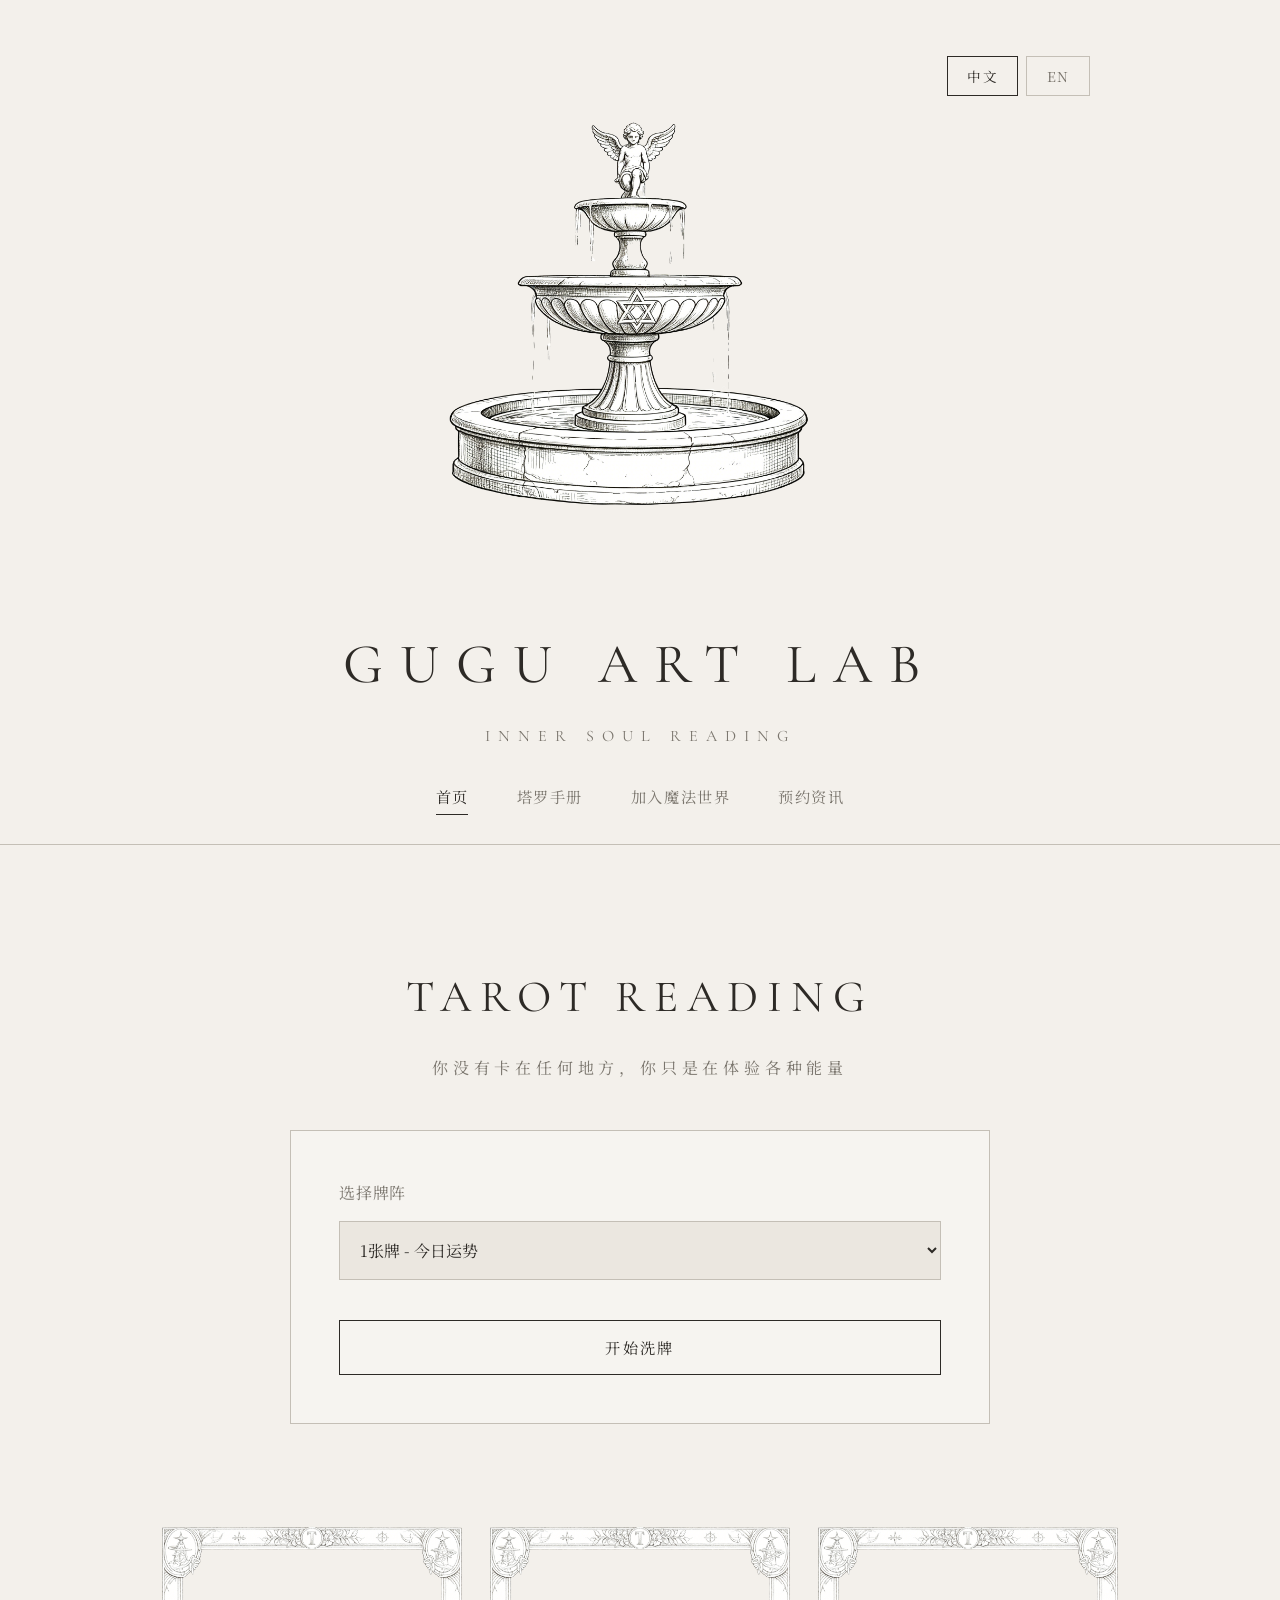
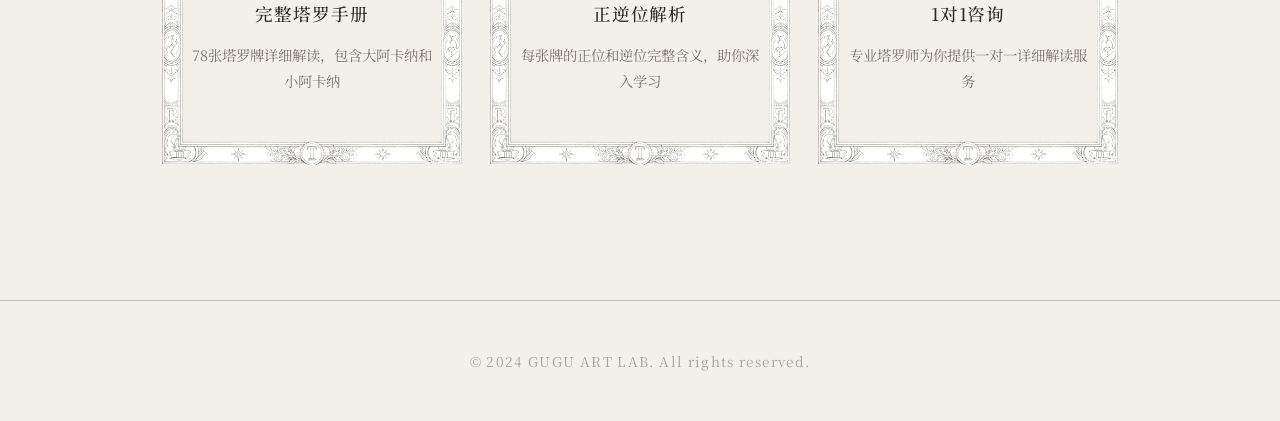
<file: index.html>
<!DOCTYPE html>
<html lang="zh-CN">
<head>
    <meta charset="UTF-8">
    <meta name="viewport" content="width=device-width, initial-scale=1.0">
    <title>GUGU ART LAB</title>
    <link rel="stylesheet" href="tarot/styles.css">
    <link href="https://fonts.googleapis.com/css2?family=Cormorant+Garamond:wght@300;400;500;600&family=Noto+Serif+SC:wght@300;400;500;600&display=swap" rel="stylesheet">
</head>
<body>
    <div id="app">
        <header>
            <nav>
                <div class="fountain-art" aria-hidden="true">
                    <img src="tarot/images/豆包.png" alt="">
                </div>
                <div class="logo">GUGU ART LAB</div>
                <div class="subtitle">Inner soul reading</div>
                <div class="lang-toggle" id="lang-toggle">
                    <button type="button" class="lang-btn" data-lang="zh">中文</button>
                    <button type="button" class="lang-btn" data-lang="en">EN</button>
                </div>
                <ul class="nav-links">
                    <li><a href="#" id="nav-home" onclick="showPage(event, 'home')" class="active">首页</a></li>
                    <li><a href="#" id="nav-manual" onclick="showPage(event, 'manual')">塔罗手册</a></li>
                    <li><a href="#" id="nav-course" onclick="showPage(event, 'course')">加入魔法世界</a></li>
                    <li><a href="#" id="nav-booking" onclick="showPage(event, 'booking')">预约资讯</a></li>
                </ul>
            </nav>
        </header>

        <main>
            <section id="page-home" class="page active">
                <div class="hero">
                    <div class="hero-content">
                        <h1>TAROT READING</h1>
                        <p class="hero-subtitle" id="home-subtitle">你没有卡在任何地方，你只是在体验各种能量</p>
                        <div class="reading-form" id="reading-form">
                            <div class="form-group">
                                <label for="spread-type" id="spread-label">Select Spread</label>
                                <select id="spread-type" required>
                                    <option value="daily">1 Card - Daily Guidance</option>
                                    <option value="choice">2 Cards - Choice Spread</option>
                                    <option value="timeline">3 Cards - Timeline Spread</option>
                                </select>
                            </div>

                            <div class="form-group" id="choice-inputs" style="display:none;">
                                <label for="choice-a" id="choices-label">Two Options</label>
                                <div class="choice-grid">
                                    <input type="text" id="choice-a" placeholder="Option A (e.g., Job A)">
                                    <input type="text" id="choice-b" placeholder="Option B (e.g., Job B)">
                                </div>
                            </div>

                            <div class="form-group" id="question-group">
                                <label for="reading-question" id="question-label">Your Question</label>
                                <textarea id="reading-question" rows="3" placeholder="e.g., How will this situation develop?"></textarea>
                            </div>

                            <button type="button" id="start-reading" class="btn-submit">Shuffle & Draw</button>
                        </div>

                        <div id="reading-result" class="reading-result" style="display:none;">
                            <div class="cards-grid reading-cards" id="reading-cards"></div>
                            <div class="reading-analysis" id="reading-analysis"></div>
                        </div>
                    </div>
                </div>
                
                <div class="features">
                    <div class="feature-card framed">
                        <h3 id="feature-1-title">完整塔罗手册</h3>
                        <p id="feature-1-desc">78张塔罗牌详细解读，包含大阿卡纳和小阿卡纳</p>
                    </div>
                    <div class="feature-card framed">
                        <h3 id="feature-2-title">正逆位解析</h3>
                        <p id="feature-2-desc">每张牌的正位和逆位完整含义，助你深入学习</p>
                    </div>
                    <div class="feature-card framed">
                        <h3 id="feature-3-title">1对1咨询</h3>
                        <p id="feature-3-desc">专业塔罗师为你提供一对一详细解读服务</p>
                    </div>
                </div>
            </section>

            <section id="page-manual" class="page">
                <div class="manual-header">
                    <h2 id="manual-title">TAROT MANUAL</h2>
                    <div class="manual-tabs">
                        <button onclick="showArcana('major')" class="tab-btn active" id="tab-major">大阿卡纳 (22张)</button>
                        <button onclick="showArcana('minor')" class="tab-btn" id="tab-minor">小阿卡纳 (56张)</button>
                        <button onclick="showArcana('spreads')" class="tab-btn" id="tab-spreads">入门牌阵</button>
                    </div>
                </div>
                
                <div id="arcana-major" class="arcana-container active">
                    <div class="cards-grid" id="major-cards"></div>
                </div>
                
                <div id="arcana-minor" class="arcana-container">
                    <div class="suits-nav">
                        <button onclick="showSuit('wands')" class="suit-btn" id="suit-wands">权杖</button>
                        <button onclick="showSuit('cups')" class="suit-btn" id="suit-cups">圣杯</button>
                        <button onclick="showSuit('swords')" class="suit-btn" id="suit-swords">宝剑</button>
                        <button onclick="showSuit('pentacles')" class="suit-btn" id="suit-pentacles">星币</button>
                    </div>
                    <p class="suit-desc" id="suit-desc"></p>
                    <div class="cards-grid" id="minor-cards"></div>
                </div>

                <div id="arcana-spreads" class="arcana-container">
                    <div class="spreads-grid" id="spreads-list"></div>
                </div>
            </section>

            <section id="page-course" class="page">
                <div class="booking-container course-container">
                    <h2 id="course-title">加入魔法世界</h2>

                    <div class="course-grid">
                        <div class="booking-form course-panel">
                            <h3 id="course-videos-title">塔罗入门影片</h3>
                            <p class="booking-desc course-desc" id="course-desc">请输入 code 进入课程页面</p>
                            <div class="form-group">
                                <label for="course-code" id="course-code-label">Course Code</label>
                                <input type="password" id="course-code" placeholder="">
                            </div>
                            <button type="button" class="btn-submit" id="course-enter">Enter</button>
                            <div class="course-placeholder" id="course-placeholder" style="display:none;"></div>
                        </div>

                        <div class="booking-form course-panel">
                            <h3 id="course-1on1-title">1对1专属</h3>
                            <p id="course-1on1-desc">预约后请按时加入线上视频。</p>
                            <a class="btn-secondary extra-btn" id="course-1on1-link" href="https://meet.google.com/new" target="_blank" rel="noopener">视讯链接</a>
                        </div>
                    </div>
                </div>
            </section>

            <section id="page-booking" class="page">
                <div class="booking-container">
                    <h2 id="booking-title">BOOKING</h2>
                    <p class="booking-desc" id="booking-desc">填写以下表单，我们将尽快与您联系</p>
                    
                    <form class="booking-form" onsubmit="handleBooking(event)">
                        <div class="form-group">
                            <label for="name" id="label-name">姓名</label>
                            <input type="text" id="name" required placeholder="">
                        </div>
                        
                        <div class="form-group">
                            <label for="phone" id="label-phone">联系电话</label>
                            <input type="tel" id="phone" required placeholder="">
                        </div>
                        
                        <div class="form-group">
                            <label for="email" id="label-email">电子邮箱</label>
                            <input type="email" id="email" required placeholder="">
                        </div>
                        
                        <div class="form-group">
                            <label for="consult-type" id="label-consult-type">咨询类型</label>
                            <select id="consult-type" required>
                                <option value="" id="consult-placeholder">请选择咨询类型</option>
                                <option value="career">个人成长类</option>
                                <option value="love">情感与关系类</option>
                                <option value="finance">财运事业</option>
                                <option value="health">身心健康类</option>
                                <option value="general">流年运势</option>
                            </select>
                        </div>
                        
                        <div class="form-group">
                            <label for="message" id="label-message">备注信息</label>
                            <textarea id="message" rows="4" placeholder=""></textarea>
                        </div>
                        
                        <button type="submit" class="btn-submit" id="booking-submit">提交预约</button>
                    </form>
                    
                    <div class="contact-info">
                        <div class="service-info" id="service-info">
                            <div class="service-top">
                                <h3 id="service-top-title">塔罗 / 占星术</h3>
                                <p id="service-top-desc">选取任何课程即可免费加入付费群</p>
                            </div>

                            <div class="service-item">
                                <h4 id="service-1-title">1 对 1 客制化占卜课程</h4>
                                <p id="service-1-desc">专属 1 对 1・私人定制・按你需求设计占卜方式，赠送适合您的塔罗牌/神谕卡</p>
                                <p id="service-1-fit">适合：想系统学习、希望量身打造学习路径、追求个人化指导的你。</p>
                                <a class="btn-secondary extra-btn" id="service-1-btn" href="https://wa.me/60127710829" target="_blank" rel="noopener">WhatsApp</a>
                            </div>

                            <div class="service-item">
                                <h4 id="service-2-title">塔罗入门影片</h4>
                                <p id="service-2-desc">随时随地学习・零基础友好・轻松入门塔罗</p>
                                <p id="service-2-fit">适合：对塔罗感兴趣、想自学基础、时间弹性的初学者。</p>
                                <a class="btn-secondary extra-btn" id="service-2-btn" href="https://wa.me/60127710829" target="_blank" rel="noopener">WhatsApp</a>
                            </div>

                            <div class="service-item">
                                <h4 id="service-3-title">付费占卜交流群（年度）</h4>
                                <p id="service-3-price">USD 25 / 年</p>
                                <p id="service-3-fit">适合：已有塔罗基础，想要进阶实战、深入解析复杂问题、同频交流、自我提升与修心的伙伴。</p>
                                <p id="service-3-desc">一起研讨案例、练习解牌、互相反馈，共同成长。</p>
                                <a class="btn-secondary extra-btn" id="service-3-btn" href="https://chat.whatsapp.com/JMKlfNT4ZW6BmaYmx2wNza?mode=gi_t" target="_blank" rel="noopener">Link</a>
                            </div>
                            <p class="service-note" id="service-note">想了解更多或报名，请通过 WhatsApp 联络我们。</p>
                        </div>

                        <h3 id="contact-title">联络方式</h3>
                        <div class="contact-item">
                            <span id="contact-phone">电话/WhatsApp：+60127710829</span>
                        </div>
                        <div class="contact-item">
                            <span id="contact-email">邮箱：ycommunitystudio@gmail.com</span>
                        </div>
                        <div class="contact-item">
                            <span id="contact-ig">Instagram：@gugu.artlab</span>
                        </div>
                    </div>
                </div>
            </section>
        </main>

        <footer>
            <p>&copy; 2024 GUGU ART LAB. All rights reserved.</p>
        </footer>
    </div>

    <div id="card-modal" class="modal">
        <div class="modal-content">
            <span class="close-btn" onclick="closeModal()">×</span>
            <div id="modal-body"></div>
        </div>
    </div>

    <script src="tarot/script.js"></script>
</body>
</html>
</file>
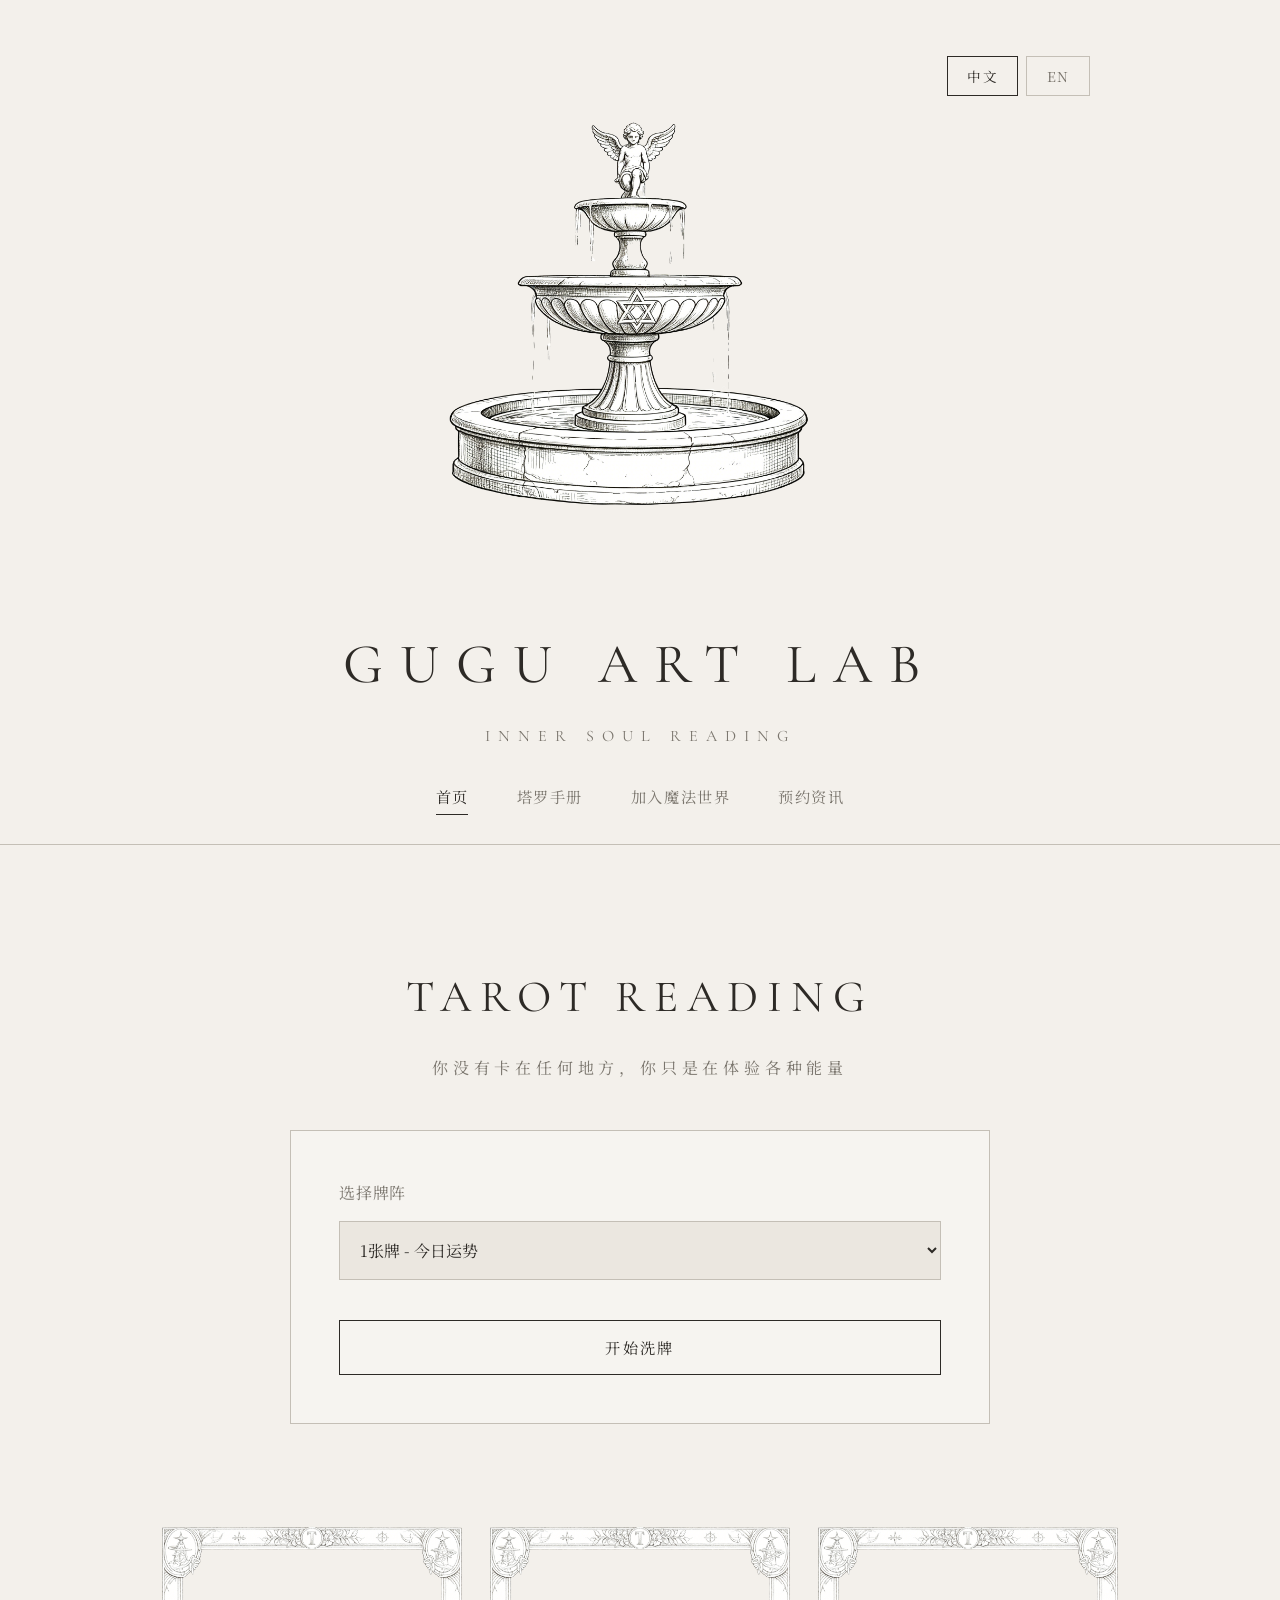
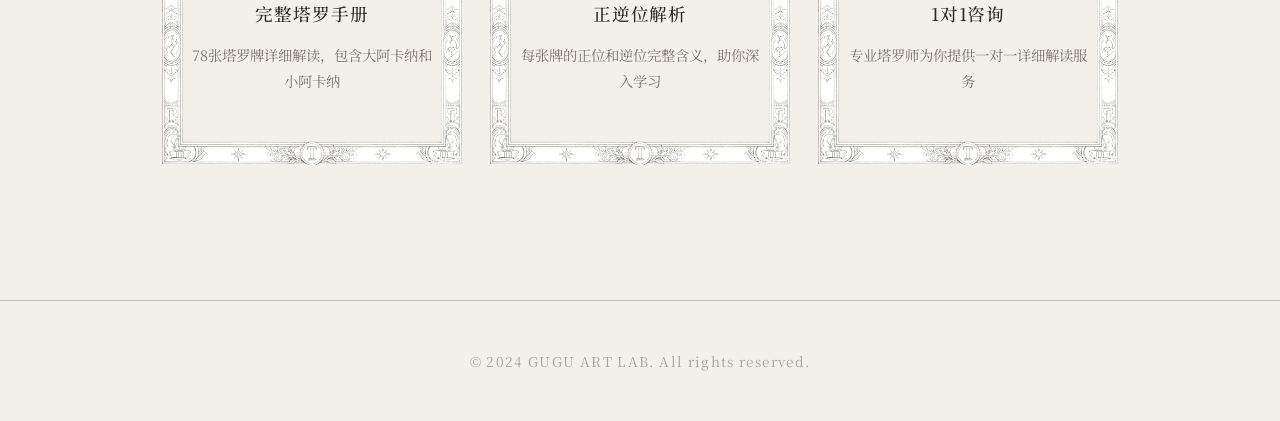
<file: tarot/index.html>
<!DOCTYPE html>
<html lang="zh-CN">
<head>
    <meta charset="UTF-8">
    <meta name="viewport" content="width=device-width, initial-scale=1.0">
    <title>GUGU ART LAB</title>
    <link rel="stylesheet" href="styles.css">
    <link href="https://fonts.googleapis.com/css2?family=Cormorant+Garamond:wght@300;400;500;600&family=Noto+Serif+SC:wght@300;400;500;600&display=swap" rel="stylesheet">
</head>
<body>
    <div id="app">
        <header>
            <nav>
                <div class="fountain-art" aria-hidden="true">
                    <img src="images/豆包.png" alt="">
                </div>
                <div class="logo">GUGU ART LAB</div>
                <div class="subtitle">Inner soul reading</div>
                <div class="lang-toggle" id="lang-toggle">
                    <button type="button" class="lang-btn" data-lang="zh">中文</button>
                    <button type="button" class="lang-btn" data-lang="en">EN</button>
                </div>
                <ul class="nav-links">
                    <li><a href="#" id="nav-home" onclick="showPage(event, 'home')" class="active">首页</a></li>
                    <li><a href="#" id="nav-manual" onclick="showPage(event, 'manual')">塔罗手册</a></li>
                    <li><a href="#" id="nav-course" onclick="showPage(event, 'course')">加入魔法世界</a></li>
                    <li><a href="#" id="nav-booking" onclick="showPage(event, 'booking')">预约资讯</a></li>
                </ul>
            </nav>
        </header>

        <main>
            <section id="page-home" class="page active">
                <div class="hero">
                    <div class="hero-content">
                        <h1>TAROT READING</h1>
                        <p class="hero-subtitle" id="home-subtitle">你没有卡在任何地方，你只是在体验各种能量</p>
                        <div class="reading-form" id="reading-form">
                            <div class="form-group">
                                <label for="spread-type" id="spread-label">Select Spread</label>
                                <select id="spread-type" required>
                                    <option value="daily">1 Card - Daily Guidance</option>
                                    <option value="choice">2 Cards - Choice Spread</option>
                                    <option value="timeline">3 Cards - Timeline Spread</option>
                                </select>
                            </div>

                            <div class="form-group" id="choice-inputs" style="display:none;">
                                <label for="choice-a" id="choices-label">Two Options</label>
                                <div class="choice-grid">
                                    <input type="text" id="choice-a" placeholder="Option A (e.g., Job A)">
                                    <input type="text" id="choice-b" placeholder="Option B (e.g., Job B)">
                                </div>
                            </div>

                            <div class="form-group" id="question-group">
                                <label for="reading-question" id="question-label">Your Question</label>
                                <textarea id="reading-question" rows="3" placeholder="e.g., How will this situation develop?"></textarea>
                            </div>

                            <button type="button" id="start-reading" class="btn-submit">Shuffle & Draw</button>
                        </div>

                        <div id="reading-result" class="reading-result" style="display:none;">
                            <div class="cards-grid reading-cards" id="reading-cards"></div>
                            <div class="reading-analysis" id="reading-analysis"></div>
                        </div>
                    </div>
                </div>
                
                <div class="features">
                    <div class="feature-card framed">
                        <h3 id="feature-1-title">完整塔罗手册</h3>
                        <p id="feature-1-desc">78张塔罗牌详细解读，包含大阿卡纳和小阿卡纳</p>
                    </div>
                    <div class="feature-card framed">
                        <h3 id="feature-2-title">正逆位解析</h3>
                        <p id="feature-2-desc">每张牌的正位和逆位完整含义，助你深入学习</p>
                    </div>
                    <div class="feature-card framed">
                        <h3 id="feature-3-title">1对1咨询</h3>
                        <p id="feature-3-desc">专业塔罗师为你提供一对一详细解读服务</p>
                    </div>
                </div>
            </section>

            <section id="page-manual" class="page">
                <div class="manual-header">
                    <h2 id="manual-title">TAROT MANUAL</h2>
                    <div class="manual-tabs">
                        <button onclick="showArcana('major')" class="tab-btn active" id="tab-major">大阿卡纳 (22张)</button>
                        <button onclick="showArcana('minor')" class="tab-btn" id="tab-minor">小阿卡纳 (56张)</button>
                        <button onclick="showArcana('spreads')" class="tab-btn" id="tab-spreads">入门牌阵</button>
                    </div>
                </div>
                
                <div id="arcana-major" class="arcana-container active">
                    <div class="cards-grid" id="major-cards"></div>
                </div>
                
                <div id="arcana-minor" class="arcana-container">
                    <div class="suits-nav">
                        <button onclick="showSuit('wands')" class="suit-btn" id="suit-wands">权杖</button>
                        <button onclick="showSuit('cups')" class="suit-btn" id="suit-cups">圣杯</button>
                        <button onclick="showSuit('swords')" class="suit-btn" id="suit-swords">宝剑</button>
                        <button onclick="showSuit('pentacles')" class="suit-btn" id="suit-pentacles">星币</button>
                    </div>
                    <p class="suit-desc" id="suit-desc"></p>
                    <div class="cards-grid" id="minor-cards"></div>
                </div>

                <div id="arcana-spreads" class="arcana-container">
                    <div class="spreads-grid" id="spreads-list"></div>
                </div>
            </section>

            <section id="page-course" class="page">
                <div class="booking-container course-container">
                    <h2 id="course-title">加入魔法世界</h2>

                    <div class="course-grid">
                        <div class="booking-form course-panel">
                            <h3 id="course-videos-title">塔罗入门影片</h3>
                            <p class="booking-desc course-desc" id="course-desc">请输入 code 进入课程页面</p>
                            <div class="form-group">
                                <label for="course-code" id="course-code-label">Course Code</label>
                                <input type="password" id="course-code" placeholder="">
                            </div>
                            <button type="button" class="btn-submit" id="course-enter">Enter</button>
                            <div class="course-placeholder" id="course-placeholder" style="display:none;"></div>
                        </div>

                        <div class="booking-form course-panel">
                            <h3 id="course-1on1-title">1对1专属</h3>
                            <p id="course-1on1-desc">预约后请按时加入线上视频。</p>
                            <a class="btn-secondary extra-btn" id="course-1on1-link" href="https://meet.google.com/new" target="_blank" rel="noopener">视讯链接</a>
                        </div>
                    </div>
                </div>
            </section>

            <section id="page-booking" class="page">
                <div class="booking-container">
                    <h2 id="booking-title">BOOKING</h2>
                    <p class="booking-desc" id="booking-desc">填写以下表单，我们将尽快与您联系</p>
                    
                    <form class="booking-form" onsubmit="handleBooking(event)">
                        <div class="form-group">
                            <label for="name" id="label-name">姓名</label>
                            <input type="text" id="name" required placeholder="">
                        </div>
                        
                        <div class="form-group">
                            <label for="phone" id="label-phone">联系电话</label>
                            <input type="tel" id="phone" required placeholder="">
                        </div>
                        
                        <div class="form-group">
                            <label for="email" id="label-email">电子邮箱</label>
                            <input type="email" id="email" required placeholder="">
                        </div>
                        
                        <div class="form-group">
                            <label for="consult-type" id="label-consult-type">咨询类型</label>
                            <select id="consult-type" required>
                                <option value="" id="consult-placeholder">请选择咨询类型</option>
                                <option value="career">个人成长类</option>
                                <option value="love">情感与关系类</option>
                                <option value="finance">财运事业</option>
                                <option value="health">身心健康类</option>
                                <option value="general">流年运势</option>
                            </select>
                        </div>
                        
                        <div class="form-group">
                            <label for="message" id="label-message">备注信息</label>
                            <textarea id="message" rows="4" placeholder=""></textarea>
                        </div>
                        
                        <button type="submit" class="btn-submit" id="booking-submit">提交预约</button>
                    </form>
                    
                    <div class="contact-info">
                        <div class="service-info" id="service-info">
                            <div class="service-top">
                                <h3 id="service-top-title">塔罗 / 占星术</h3>
                                <p id="service-top-desc">选取任何课程即可免费加入付费群</p>
                            </div>

                            <div class="service-item">
                                <h4 id="service-1-title">1 对 1 客制化占卜课程</h4>
                                <p id="service-1-desc">专属 1 对 1・私人定制・按你需求设计占卜方式，赠送适合您的塔罗牌/神谕卡</p>
                                <p id="service-1-fit">适合：想系统学习、希望量身打造学习路径、追求个人化指导的你。</p>
                                <a class="btn-secondary extra-btn" id="service-1-btn" href="https://wa.me/60127710829" target="_blank" rel="noopener">WhatsApp</a>
                            </div>

                            <div class="service-item">
                                <h4 id="service-2-title">塔罗入门影片</h4>
                                <p id="service-2-desc">随时随地学习・零基础友好・轻松入门塔罗</p>
                                <p id="service-2-fit">适合：对塔罗感兴趣、想自学基础、时间弹性的初学者。</p>
                                <a class="btn-secondary extra-btn" id="service-2-btn" href="https://wa.me/60127710829" target="_blank" rel="noopener">WhatsApp</a>
                            </div>

                            <div class="service-item">
                                <h4 id="service-3-title">付费占卜交流群（年度）</h4>
                                <p id="service-3-price">USD 25 / 年</p>
                                <p id="service-3-fit">适合：已有塔罗基础，想要进阶实战、深入解析复杂问题、同频交流、自我提升与修心的伙伴。</p>
                                <p id="service-3-desc">一起研讨案例、练习解牌、互相反馈，共同成长。</p>
                                <a class="btn-secondary extra-btn" id="service-3-btn" href="https://chat.whatsapp.com/JMKlfNT4ZW6BmaYmx2wNza?mode=gi_t" target="_blank" rel="noopener">Link</a>
                            </div>
                            <p class="service-note" id="service-note">想了解更多或报名，请通过 WhatsApp 联络我们。</p>
                        </div>

                        <h3 id="contact-title">联络方式</h3>
                        <div class="contact-item">
                            <span id="contact-phone">电话/WhatsApp：+60127710829</span>
                        </div>
                        <div class="contact-item">
                            <span id="contact-email">邮箱：ycommunitystudio@gmail.com</span>
                        </div>
                        <div class="contact-item">
                            <span id="contact-ig">Instagram：@gugu.artlab</span>
                        </div>
                    </div>
                </div>
            </section>
        </main>

        <footer>
            <p>&copy; 2024 GUGU ART LAB. All rights reserved.</p>
        </footer>
    </div>

    <div id="card-modal" class="modal">
        <div class="modal-content">
            <span class="close-btn" onclick="closeModal()">×</span>
            <div id="modal-body"></div>
        </div>
    </div>

    <script src="script.js"></script>
</body>
</html>
</file>
<file: tarot/styles.css>
* {
    margin: 0;
    padding: 0;
    box-sizing: border-box;
}

:root {
    --bg-primary: #f3f0eb;
    --bg-secondary: #ebe7e0;
    --text-primary: #2d2a26;
    --text-secondary: #7a756d;
    --text-light: #a8a39a;
    --border-color: #c4bfb6;
    --accent-gold: #b08c58;
}

body {
    font-family: 'Noto Serif SC', 'Cormorant Garamond', serif;
    background-color: var(--bg-primary);
    color: var(--text-primary);
    min-height: 100vh;
    user-select: none;
    -webkit-user-select: none;
    -moz-user-select: none;
    -ms-user-select: none;
    line-height: 1.8;
    cursor: url("data:image/svg+xml,%3Csvg%20xmlns%3D%27http%3A//www.w3.org/2000/svg%27%20width%3D%2732%27%20height%3D%2732%27%20viewBox%3D%270%200%2032%2032%27%3E%3Cpath%20d%3D%27M16%202l3.5%209.5L29%2014l-9.5%202.8L16%2029l-3.5-12.2L3%2014l9.5-2.5z%27%20fill%3D%27none%27%20stroke%3D%27%232d2a26%27%20stroke-width%3D%271.6%27%20stroke-linejoin%3D%27round%27/%3E%3C/svg%3E") 16 16, auto;
}

header {
    padding: 3rem 2rem 2rem;
    text-align: center;
    border-bottom: 1px solid var(--border-color);
}

nav {
    max-width: 900px;
    margin: 0 auto;
    position: relative;
}

.logo {
    font-family: 'Cormorant Garamond', serif;
    font-size: 3.5rem;
    font-weight: 400;
    letter-spacing: 0.3em;
    color: var(--text-primary);
    margin-bottom: 0.5rem;
}

.subtitle {
    font-family: 'Cormorant Garamond', serif;
    font-size: 1rem;
    letter-spacing: 0.5em;
    color: var(--text-secondary);
    margin-bottom: 2rem;
    text-transform: uppercase;
}

.nav-links {
    display: flex;
    justify-content: center;
    gap: 3rem;
    list-style: none;
}

.nav-links a {
    color: var(--text-secondary);
    text-decoration: none;
    font-size: 0.95rem;
    letter-spacing: 0.1em;
    transition: color 0.3s ease;
    position: relative;
}

.nav-links a:hover,
.nav-links a.active {
    color: var(--text-primary);
}

.nav-links a.active::after {
    content: '';
    position: absolute;
    bottom: -0.5rem;
    left: 50%;
    transform: translateX(-50%);
    width: 2rem;
    height: 1px;
    background-color: var(--text-primary);
}

main {
    max-width: 1000px;
    margin: 0 auto;
    padding: 3rem 2rem;
}

.page {
    display: none;
    animation: fadeIn 0.6s ease;
}

.page.active {
    display: block;
}

@keyframes fadeIn {
    from { opacity: 0; transform: translateY(10px); }
    to { opacity: 1; transform: translateY(0); }
}

.hero {
    text-align: center;
    padding: 4rem 2rem 5rem;
}

.hero h1 {
    font-family: 'Cormorant Garamond', serif;
    font-size: 2.8rem;
    font-weight: 400;
    letter-spacing: 0.2em;
    margin-bottom: 1rem;
    text-transform: uppercase;
}

.hero-subtitle {
    font-size: 1rem;
    color: var(--text-secondary);
    letter-spacing: 0.3em;
    margin-bottom: 3rem;
}

.fountain-art {
    max-width: 360px;
    margin: 0 auto 1.6rem;
    color: rgba(45, 42, 38, 0.85);
}

.fountain-art img,
.fountain-art svg {
    width: 150%;
    height: auto;
    display: block;
    max-width: none;
    margin-left: -25%;
}

.suit-desc {
    text-align: center;
    color: var(--text-secondary);
    font-size: 0.9rem;
    letter-spacing: 0.08em;
    margin: -0.6rem 0 2.2rem;
}

.course-box {
    text-align: left;
}

.course-grid {
    display: grid;
    grid-template-columns: 1fr;
    gap: 1.6rem;
}

.course-panel {
    text-align: center;
    background-color: rgba(255, 255, 255, 0.2);
}

.course-panel h3 {
    font-weight: 500;
    font-size: 1.05rem;
    margin: 0 0 1rem;
    letter-spacing: 0.1em;
}

.course-panel p {
    font-size: 0.9rem;
    color: var(--text-secondary);
    line-height: 1.85;
    margin: 0 0 1.2rem;
    letter-spacing: 0.06em;
}

.course-desc {
    margin-bottom: 1.6rem;
}

@media (min-width: 860px) {
    .course-container {
        max-width: 920px;
    }
    .course-grid {
        grid-template-columns: 1fr 1fr;
        align-items: stretch;
    }
    .course-panel {
        height: 100%;
    }
}

.course-placeholder {
    margin-top: 2rem;
    padding: 1.5rem;
    border: 1px dashed var(--border-color);
    color: var(--text-secondary);
    text-align: center;
    letter-spacing: 0.08em;
}

.star-trail {
    position: fixed;
    width: 14px;
    height: 14px;
    left: 0;
    top: 0;
    pointer-events: none;
    background-image: url("data:image/svg+xml,%3Csvg%20xmlns%3D%27http%3A//www.w3.org/2000/svg%27%20width%3D%2720%27%20height%3D%2720%27%20viewBox%3D%270%200%2020%2020%27%3E%3Cpath%20d%3D%27M10%200.8l2.1%205.9%206%201.6-6%201.7L10%2019.2%207.9%2010%201.9%208.3l6-1.6z%27%20fill%3D%27none%27%20stroke%3D%27%232d2a26%27%20stroke-width%3D%271.2%27%20stroke-linejoin%3D%27round%27/%3E%3C/svg%3E");
    background-size: contain;
    background-repeat: no-repeat;
    transform: translate(-50%, -50%);
    animation: starFade 900ms ease forwards;
}

@keyframes starFade {
    0% { opacity: 0.9; transform: translate(-50%, -50%) scale(1) rotate(0deg); filter: blur(0px); }
    100% { opacity: 0; transform: translate(-50%, -70%) scale(0.2) rotate(140deg); filter: blur(0.6px); }
}

.cta-buttons {
    display: flex;
    gap: 1.5rem;
    justify-content: center;
    flex-wrap: wrap;
}

.lang-toggle {
    display: flex;
    justify-content: flex-end;
    gap: 0.5rem;
}

header .lang-toggle {
    position: absolute;
    top: 0.5rem;
    right: 0;
}

.lang-btn {
    padding: 0.55rem 1.2rem;
    background-color: transparent;
    border: 1px solid var(--border-color);
    color: var(--text-secondary);
    font-family: 'Noto Serif SC', serif;
    font-size: 0.85rem;
    letter-spacing: 0.12em;
    cursor: pointer;
    transition: all 0.3s ease;
}

.lang-btn:hover,
.lang-btn.active {
    border-color: var(--text-primary);
    color: var(--text-primary);
}

.reading-form {
    max-width: 700px;
    margin: 0 auto;
    padding: 3rem;
    border: 1px solid var(--border-color);
    text-align: left;
    background-color: rgba(255, 255, 255, 0.25);
}

.choice-grid {
    display: grid;
    grid-template-columns: 1fr 1fr;
    gap: 1rem;
}

.reading-form .btn-submit {
    width: 100%;
    margin-top: 0.5rem;
}

.reading-result {
    max-width: 900px;
    margin: 3rem auto 0;
    text-align: left;
}

.reading-cards {
    margin-bottom: 2.5rem;
}

.reading-analysis {
    padding: 2.5rem;
    border: 1px solid var(--border-color);
    background-color: rgba(255, 255, 255, 0.25);
}

.feature-card.framed {
    position: relative;
    border: none;
    background: transparent;
    min-height: 220px;
    display: flex;
    flex-direction: column;
    justify-content: center;
}

.feature-card.framed::before {
    content: '';
    position: absolute;
    inset: -14px;
    background-image: url("images/%E8%B1%86%E5%8C%85%20(1).png");
    background-repeat: no-repeat;
    background-position: center;
    background-size: contain;
    pointer-events: none;
    opacity: 1;
}

.feature-card.framed > * {
    position: relative;
    z-index: 1;
}

.analysis-title {
    font-family: 'Cormorant Garamond', serif;
    font-size: 1.4rem;
    font-weight: 400;
    letter-spacing: 0.12em;
    margin-bottom: 1.5rem;
    text-transform: uppercase;
    text-align: center;
}

.analysis-block {
    margin-bottom: 1.8rem;
}

.analysis-block:last-child {
    margin-bottom: 0;
}

.analysis-block h3 {
    font-weight: 500;
    font-size: 0.95rem;
    color: var(--text-secondary);
    margin-bottom: 0.6rem;
    letter-spacing: 0.1em;
}

.analysis-block p {
    color: var(--text-primary);
    line-height: 1.9;
    font-size: 0.95rem;
}

.btn-primary,
.btn-secondary,
.btn-submit {
    padding: 1rem 3rem;
    background-color: transparent;
    border: 1px solid var(--text-primary);
    color: var(--text-primary);
    font-family: 'Noto Serif SC', serif;
    font-size: 0.95rem;
    letter-spacing: 0.15em;
    cursor: pointer;
    transition: all 0.3s ease;
}

.btn-primary:hover,
.btn-submit:hover {
    background-color: var(--text-primary);
    color: var(--bg-primary);
}

.btn-secondary {
    border: 1px solid var(--border-color);
    color: var(--text-secondary);
}

.btn-secondary:hover {
    border-color: var(--text-primary);
    color: var(--text-primary);
}

.features {
    display: grid;
    grid-template-columns: repeat(auto-fit, minmax(250px, 1fr));
    gap: 3rem;
    padding: 2rem 0;
}

.feature-card {
    text-align: center;
    padding: 2rem 1rem;
    border: 1px solid var(--border-color);
}

.feature-card h3 {
    font-weight: 500;
    font-size: 1.1rem;
    margin-bottom: 0.8rem;
    letter-spacing: 0.05em;
}

.feature-card p {
    font-size: 0.9rem;
    color: var(--text-secondary);
    line-height: 1.8;
}

.manual-header {
    text-align: center;
    margin-bottom: 3rem;
}

.manual-header h2 {
    font-family: 'Cormorant Garamond', serif;
    font-size: 2.2rem;
    font-weight: 400;
    letter-spacing: 0.15em;
    margin-bottom: 2rem;
    text-transform: uppercase;
}

.manual-tabs {
    display: flex;
    justify-content: center;
    gap: 2rem;
}

.tab-btn {
    padding: 0.7rem 2rem;
    background-color: transparent;
    border: 1px solid var(--border-color);
    color: var(--text-secondary);
    font-family: 'Noto Serif SC', serif;
    font-size: 0.9rem;
    letter-spacing: 0.1em;
    cursor: pointer;
    transition: all 0.3s ease;
}

.tab-btn:hover,
.tab-btn.active {
    border-color: var(--text-primary);
    color: var(--text-primary);
}

.arcana-container {
    display: none;
}

.arcana-container.active {
    display: block;
}

.spreads-grid {
    display: grid;
    grid-template-columns: 1fr;
    gap: 1.8rem;
}

@media (min-width: 860px) {
    .spreads-grid {
        grid-template-columns: 1fr 1fr;
    }
}

.spread-card {
    position: relative;
    border: 1px solid var(--border-color);
    background-color: rgba(255, 255, 255, 0.18);
    padding: 2.1rem 2rem;
    overflow: hidden;
}

.spread-top {
    display: flex;
    align-items: center;
    justify-content: space-between;
    gap: 1.2rem;
    margin-bottom: 1.2rem;
}

.spread-title {
    font-size: 1.02rem;
    letter-spacing: 0.08em;
    line-height: 1.6;
}

.spread-hero {
    border: 1px solid rgba(196, 191, 182, 0.7);
    background-color: rgba(255, 255, 255, 0.22);
    padding: 1rem;
    margin: 1rem 0 1.4rem;
}

.spread-image {
    width: 100%;
    height: auto;
    display: block;
}

.spread-meta {
    display: grid;
    gap: 0.6rem;
    margin-bottom: 1.4rem;
}

.spread-line {
    display: grid;
    grid-template-columns: 6.5rem 1fr;
    gap: 0.8rem;
    align-items: baseline;
}

.spread-k {
    color: var(--text-light);
    letter-spacing: 0.12em;
    font-size: 0.85rem;
    text-transform: uppercase;
}

.spread-v {
    color: var(--text-primary);
    letter-spacing: 0.04em;
    font-size: 0.92rem;
}

.spread-sub {
    color: var(--text-secondary);
    letter-spacing: 0.12em;
    font-size: 0.88rem;
    margin-bottom: 0.6rem;
}

.spread-note {
    color: var(--text-secondary);
    line-height: 1.8;
    letter-spacing: 0.03em;
    font-size: 0.9rem;
    margin-bottom: 0.8rem;
}

.spread-positions ol {
    padding-left: 1.2rem;
    color: var(--text-primary);
    line-height: 1.9;
    letter-spacing: 0.04em;
    font-size: 0.92rem;
}

.spread-pos-name {
    font-weight: 600;
    letter-spacing: 0.06em;
    margin-bottom: 0.25rem;
}

.spread-pos-desc {
    color: var(--text-secondary);
    letter-spacing: 0.02em;
}

.spread-positions li + li {
    margin-top: 0.3rem;
}

.suits-nav {
    display: flex;
    justify-content: center;
    gap: 1.5rem;
    margin-bottom: 2.5rem;
    flex-wrap: wrap;
}

.suit-btn {
    padding: 0.5rem 1.5rem;
    background-color: transparent;
    border: none;
    border-bottom: 1px solid transparent;
    color: var(--text-secondary);
    font-family: 'Noto Serif SC', serif;
    font-size: 0.95rem;
    cursor: pointer;
    transition: all 0.3s ease;
}

.suit-btn:hover {
    color: var(--text-primary);
    border-bottom-color: var(--text-primary);
}

.cards-grid {
    display: grid;
    grid-template-columns: repeat(auto-fill, minmax(140px, 1fr));
    gap: 1.5rem;
}

.tarot-card {
    background-color: var(--bg-secondary);
    border: 1px solid var(--border-color);
    padding: 2rem 1rem;
    text-align: center;
    cursor: pointer;
    transition: all 0.3s ease;
    aspect-ratio: 3/4;
    display: flex;
    flex-direction: column;
    justify-content: center;
}

.tarot-card:hover {
    border-color: var(--text-primary);
}

.card-number {
    font-size: 0.8rem;
    color: var(--text-light);
    margin-bottom: 0.3rem;
    letter-spacing: 0.1em;
}

.card-symbol {
    font-size: 2rem;
    margin-bottom: 0.5rem;
}

.card-name {
    font-size: 0.9rem;
    letter-spacing: 0.05em;
}

.booking-container {
    max-width: 600px;
    margin: 0 auto;
}

.booking-container h2 {
    font-family: 'Cormorant Garamond', serif;
    text-align: center;
    font-size: 2.2rem;
    font-weight: 400;
    letter-spacing: 0.15em;
    margin-bottom: 1rem;
    text-transform: uppercase;
}

.booking-desc {
    text-align: center;
    color: var(--text-secondary);
    font-size: 0.95rem;
    margin-bottom: 3rem;
}

.booking-form {
    padding: 3rem;
    border: 1px solid var(--border-color);
}

.booking-extras {
    display: grid;
    grid-template-columns: 1fr 1fr;
    gap: 1.5rem;
    margin: 2rem 0 0;
}

.extra-card {
    border: 1px solid var(--border-color);
    padding: 1.75rem 1.5rem;
    text-align: center;
    background-color: rgba(255, 255, 255, 0.2);
}

.extra-card h4 {
    font-weight: 500;
    font-size: 1rem;
    margin-bottom: 0.6rem;
    letter-spacing: 0.08em;
}

.extra-card p {
    font-size: 0.9rem;
    color: var(--text-secondary);
    line-height: 1.8;
    margin-bottom: 1.2rem;
}

.extra-btn {
    display: inline-block;
    padding: 0.75rem 2rem;
}

.service-info {
    text-align: left;
    margin-bottom: 2.5rem;
}

.service-top {
    text-align: center;
    margin-bottom: 2rem;
}

.service-top h3 {
    font-weight: 500;
    font-size: 1.1rem;
    margin-bottom: 0.6rem;
    letter-spacing: 0.1em;
}

.service-top p {
    font-size: 0.9rem;
    color: var(--text-secondary);
    line-height: 1.8;
}

.service-item {
    border-top: 1px solid var(--border-color);
    padding-top: 1.8rem;
    margin-top: 1.8rem;
    text-align: center;
}

.service-item h4 {
    font-weight: 500;
    font-size: 1rem;
    margin-bottom: 0.8rem;
    letter-spacing: 0.08em;
}

.service-item p {
    font-size: 0.9rem;
    color: var(--text-secondary);
    line-height: 1.85;
    margin-bottom: 0.9rem;
}

.service-item p:last-of-type {
    margin-bottom: 1.2rem;
}

.service-contact {
    border-top: 1px solid var(--border-color);
    padding-top: 1.8rem;
    margin-top: 1.8rem;
    text-align: center;
}

.service-note {
    border-top: 1px solid var(--border-color);
    padding-top: 1.8rem;
    margin-top: 1.8rem;
    text-align: center;
    font-size: 0.9rem;
    color: var(--text-secondary);
    line-height: 1.85;
    letter-spacing: 0.08em;
}

.service-contact h4 {
    font-weight: 500;
    font-size: 1rem;
    margin-bottom: 0.8rem;
    letter-spacing: 0.08em;
}

.service-contact p {
    font-size: 0.9rem;
    color: var(--text-secondary);
    line-height: 1.85;
    margin-bottom: 1.2rem;
}

.form-group {
    margin-bottom: 2rem;
}

.form-group label {
    display: block;
    margin-bottom: 0.8rem;
    font-size: 1rem;
    color: var(--text-secondary);
    letter-spacing: 0.05em;
}

.form-group input,
.form-group select,
.form-group textarea {
    width: 100%;
    padding: 1rem;
    background-color: var(--bg-secondary);
    border: 1px solid var(--border-color);
    color: var(--text-primary);
    font-size: 1rem;
    font-family: 'Noto Serif SC', serif;
    transition: border-color 0.3s ease;
}

.form-group input:focus,
.form-group select:focus,
.form-group textarea:focus {
    outline: none;
    border-color: var(--text-primary);
}

.btn-submit {
    width: 100%;
    margin-top: 1rem;
}

.contact-info {
    margin-top: 3rem;
    padding: 2.5rem;
    border: 1px solid var(--border-color);
    text-align: center;
}

.contact-info h3 {
    font-weight: 500;
    font-size: 1.1rem;
    margin-bottom: 1.5rem;
    letter-spacing: 0.1em;
}

.contact-item {
    padding: 0.6rem 0;
    color: var(--text-secondary);
    font-size: 0.95rem;
}

.modal {
    display: none;
    position: fixed;
    z-index: 1000;
    left: 0;
    top: 0;
    width: 100%;
    height: 100%;
    background-color: rgba(243, 240, 235, 0.95);
}

.modal.show {
    display: flex;
    align-items: center;
    justify-content: center;
}

.modal-content {
    background-color: var(--bg-primary);
    border: 1px solid var(--border-color);
    max-width: 550px;
    width: 90%;
    max-height: 85vh;
    overflow-y: auto;
    padding: 3rem;
    position: relative;
    animation: modalIn 0.4s ease;
}

@keyframes modalIn {
    from { transform: scale(0.95); opacity: 0; }
    to { transform: scale(1); opacity: 1; }
}

.close-btn {
    position: absolute;
    right: 1.5rem;
    top: 1rem;
    font-size: 1.8rem;
    cursor: pointer;
    color: var(--text-secondary);
    transition: color 0.3s ease;
    font-weight: 300;
}

.close-btn:hover {
    color: var(--text-primary);
}

.modal-card-header {
    text-align: center;
    margin-bottom: 2.5rem;
}

.modal-card-symbol {
    font-size: 3.5rem;
    margin-bottom: 1rem;
}

.modal-card-name {
    font-family: 'Cormorant Garamond', serif;
    font-size: 1.6rem;
    font-weight: 400;
    letter-spacing: 0.1em;
    margin-bottom: 0.5rem;
}

.modal-card-number {
    font-size: 0.9rem;
    color: var(--text-secondary);
    letter-spacing: 0.1em;
}

.meaning-section {
    margin-bottom: 2rem;
}

.meaning-section h3 {
    font-weight: 500;
    font-size: 0.95rem;
    color: var(--text-secondary);
    margin-bottom: 0.6rem;
    letter-spacing: 0.1em;
}

.meaning-section p {
    color: var(--text-primary);
    line-height: 1.9;
    font-size: 0.95rem;
}

footer {
    text-align: center;
    padding: 3rem 2rem;
    color: var(--text-light);
    border-top: 1px solid var(--border-color);
    margin-top: 4rem;
    font-size: 0.85rem;
    letter-spacing: 0.1em;
}

@media (max-width: 768px) {
    .logo {
        font-size: 2.2rem;
    }
    
    .nav-links {
        gap: 1.5rem;
    }
    
    .hero h1 {
        font-size: 1.8rem;
    }
    
    .cards-grid {
        grid-template-columns: repeat(auto-fill, minmax(110px, 1fr));
        gap: 1rem;
    }
    
    .booking-form,
    .contact-info {
        padding: 2rem 1.5rem;
    }

    .reading-form {
        padding: 2rem 1.5rem;
    }

    .choice-grid {
        grid-template-columns: 1fr;
    }

    .booking-extras {
        grid-template-columns: 1fr;
    }

    header .lang-toggle {
        top: 0.25rem;
        right: 0;
    }

    .fountain-art {
        max-width: 260px;
        margin: 0 auto 1.2rem;
    }
}
</file>
